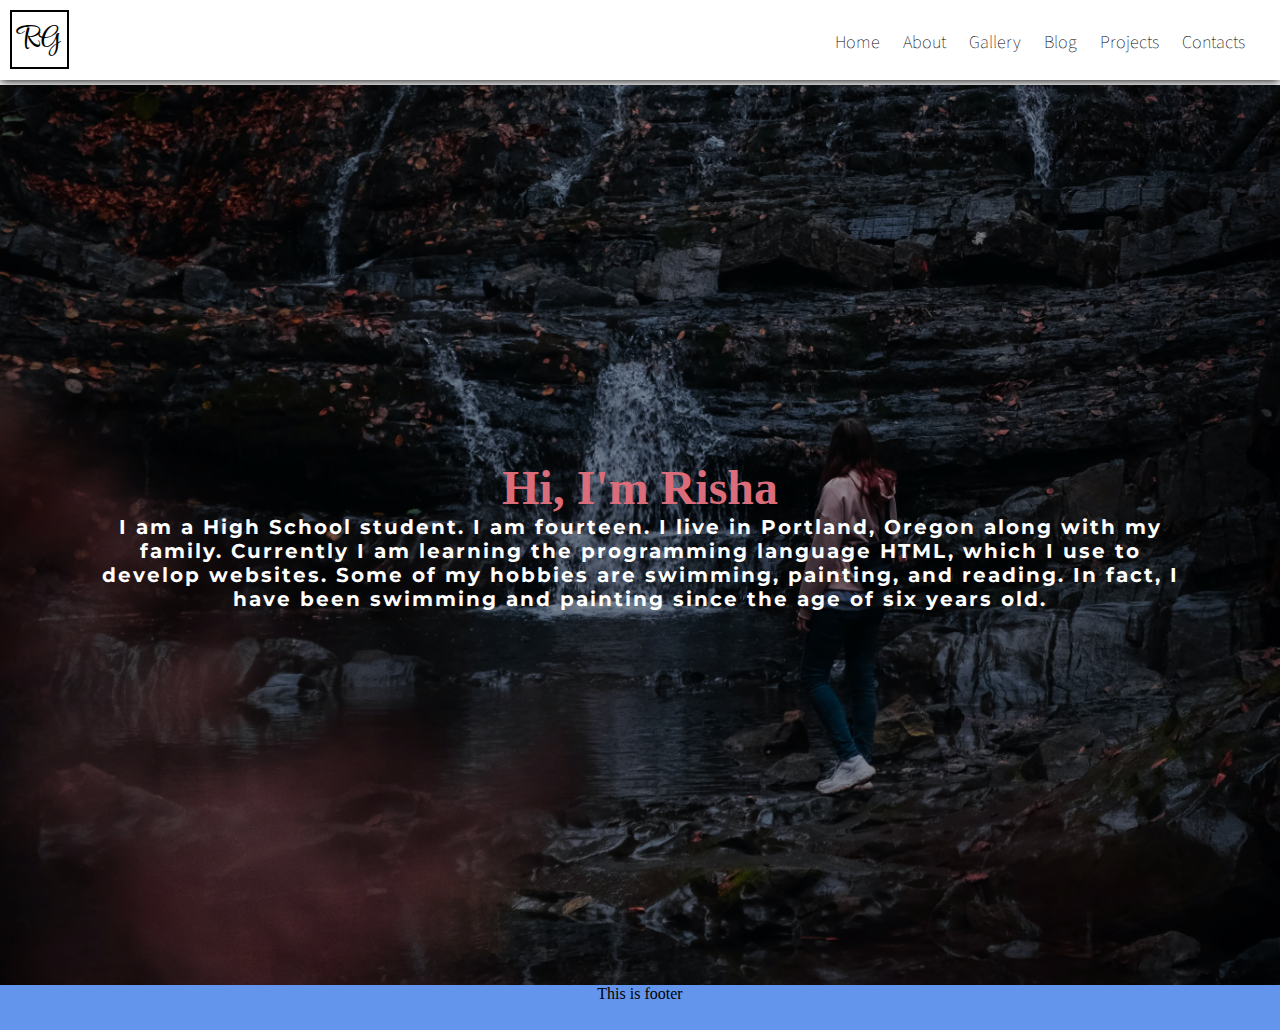
<file: index.html>
<!DOCTYPE html>
<html>
    <head>
        <title> Template </title>
        <link rel="stylesheet" href="./css/style.css">
        <link rel="stylesheet" href="./css/Home.css">
        <link rel="preconnect" href="https://fonts.googleapis.com">
        <link rel="preconnect" href="https://fonts.gstatic.com" crossorigin>
        <link href="https://fonts.googleapis.com/css2?family=Style+Script&display=swap" rel="stylesheet">
        <link href="https://fonts.googleapis.com/css2?family=Source+Sans+Pro:wght@200&display=swap" rel="stylesheet">
        <link href="https://fonts.googleapis.com/css2?family=Montserrat:wght@100&display=swap" rel="stylesheet">
    </head>
    <body>
        <header>
            <div id="logo">
                RG
            </div>
            <div id="menu">
                <ul>
                    <li><a href="/index.html">Home</a></li>
                    <li><a href="/html/About.html">About</a></li>
                    <li><a href="./html/Gallery.html">Gallery</a></li>
                    <li><a href="./html/Blog.html">Blog</a></li>
                    <li><a href="#">Projects</a></li>
                    <li><a href="#">Contacts</a></li>
                </ul>
            </div>
        </header>
        <main id="home_main">
            
            <div id="overlay">
                <div>
                    <h1>Hi, I'm Risha</h1>
                    <h2>I am a High School student. I am fourteen. I live in Portland, Oregon along with my family. Currently I am learning the programming language HTML, which I use to develop websites. Some of my hobbies are swimming, painting, and reading. In fact, I have been swimming and painting since the age of six years old.</h2>
                </div>
                
            </div>
            
        </main>
        <footer>
            This is footer
        </footer>
    </body>
</html>
</file>
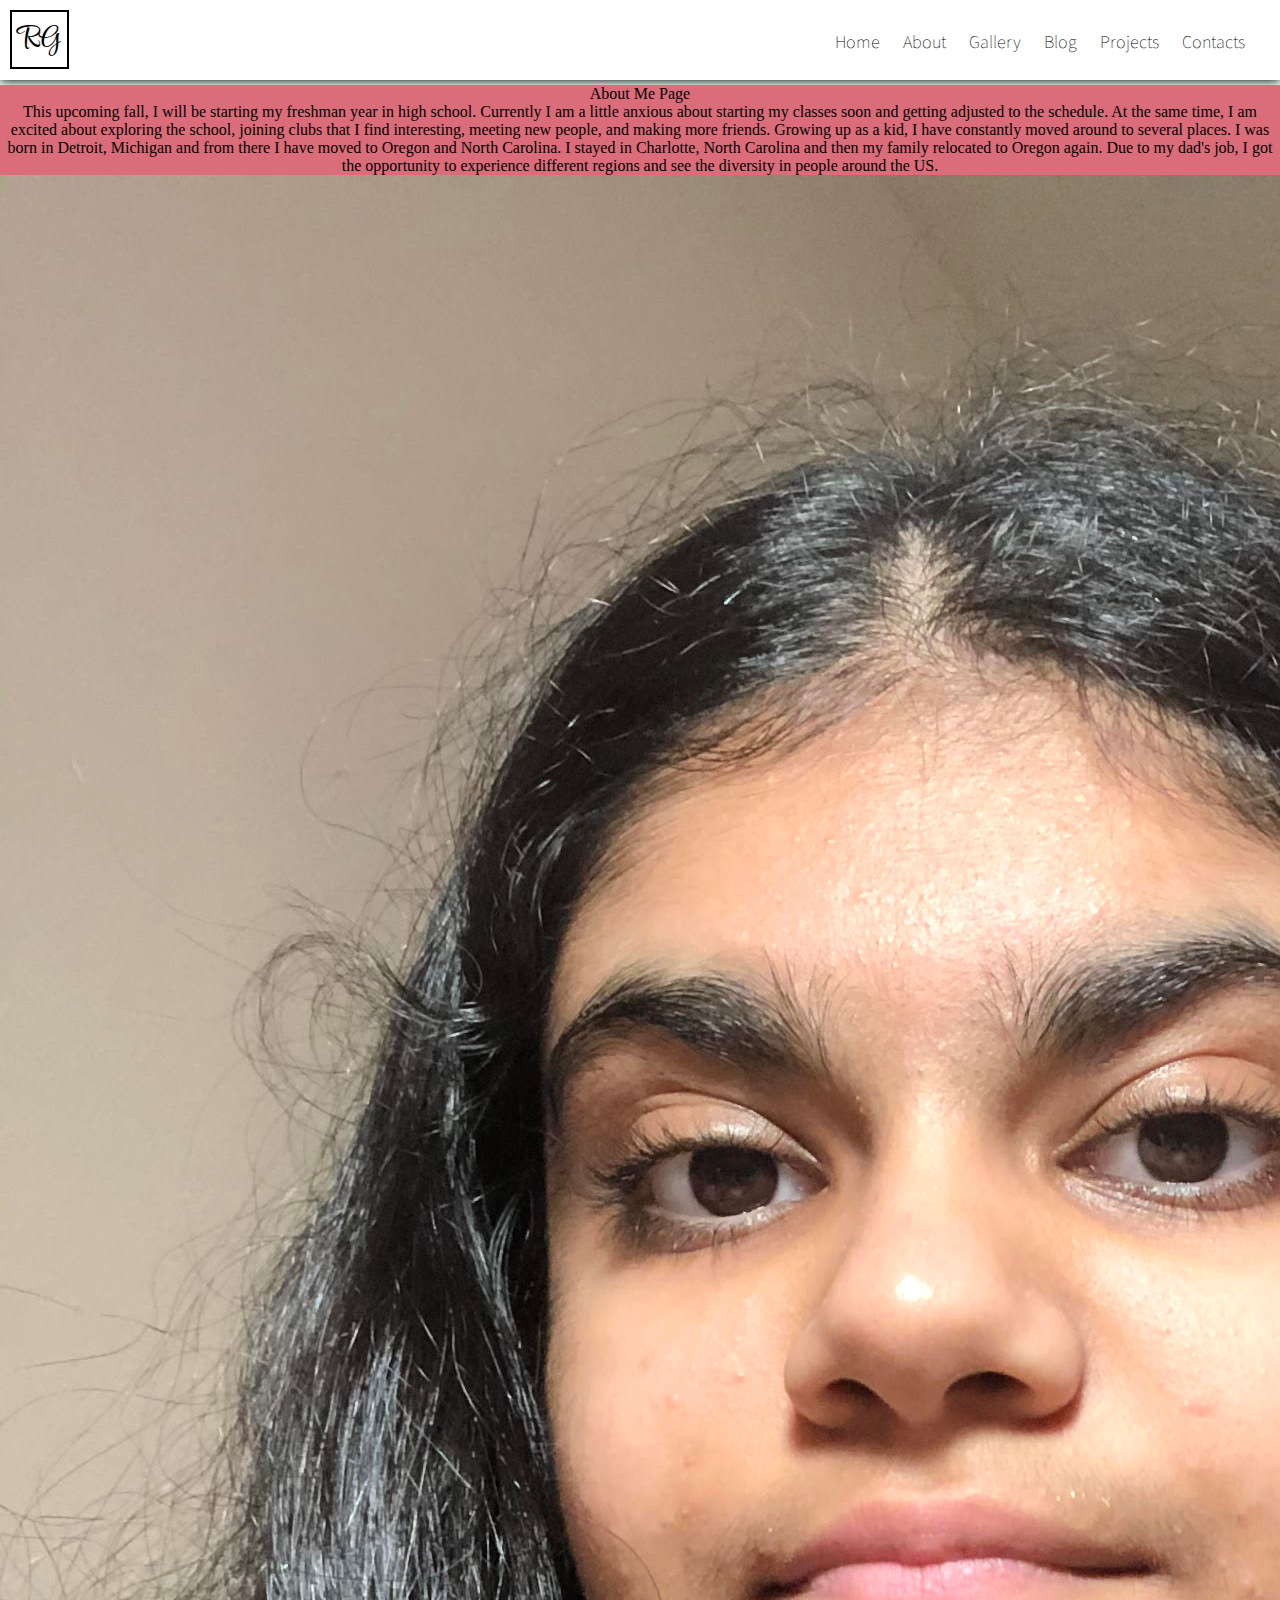
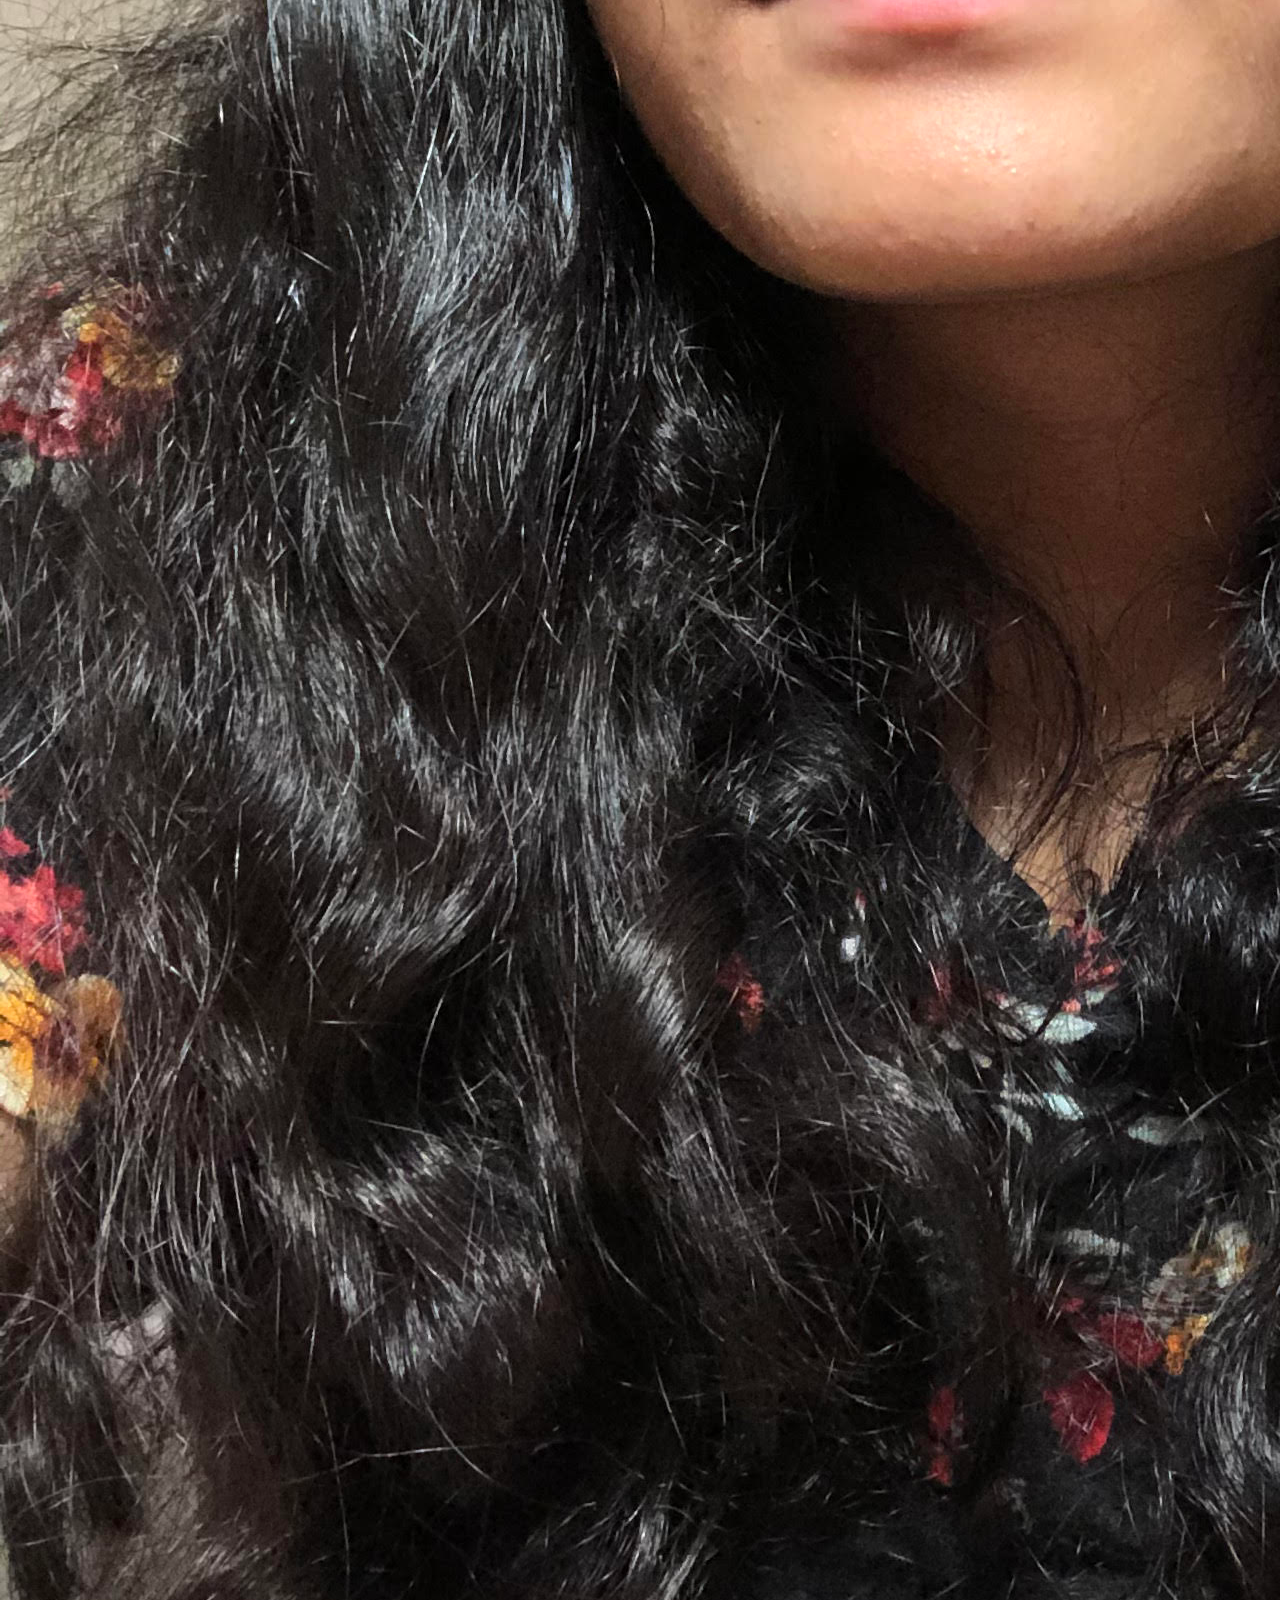
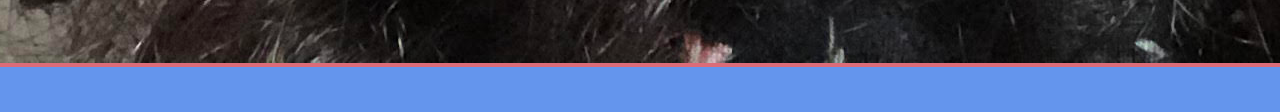
<file: html/About.html>
<!DOCTYPE html>
<html>
    <head>
        <title> Template </title>
        <link rel="stylesheet" href="/css/style.css">
        <link rel="stylesheet" href="/css/About.css">
        <link rel="preconnect" href="https://fonts.googleapis.com">
        <link rel="preconnect" href="https://fonts.gstatic.com" crossorigin>
        <link href="https://fonts.googleapis.com/css2?family=Style+Script&display=swap" rel="stylesheet">
        <link href="https://fonts.googleapis.com/css2?family=Source+Sans+Pro:wght@200&display=swap" rel="stylesheet">
    </head>
    <body>
        <header>
            <div id="logo">
                RG
            </div>
            <div id="menu">
                <ul>
                    <li><a href="/index.html">Home</a></li>
                    <li><a href="/html/About.html">About</a></li>
                    <li><a href="/html/Gallery.html">Gallery</a></li>
                    <li><a href="/html/Blog.html">Blog</a></li>
                    <li><a href="#">Projects</a></li>
                    <li><a href="#">Contacts</a></li>
                </ul>
            </div>
        </header>
        <main id="AboutMe_main">
            <section>
                About Me Page   
            </section>
            This upcoming fall, I will be starting my freshman year in high school. Currently I am a little anxious about starting my classes soon and getting adjusted to the schedule. At the same time, I am excited about exploring the school, joining clubs that I find interesting, meeting new people, and making more friends. Growing up as a kid, I have constantly moved around to several places. I was born in Detroit, Michigan and from there I have moved to Oregon and North Carolina. I stayed in Charlotte, North Carolina and then my family relocated to Oregon again. Due to my dad's job, I got the opportunity to experience different regions and see the diversity in people around the US.
            <div id="AboutMe_image">
            <img src="/Images/Web Design Picture .jpeg" alt="">
            </div>
            
            
        </main>
        
        <footer>
            
        </footer>
    </body>
</html>
</file>
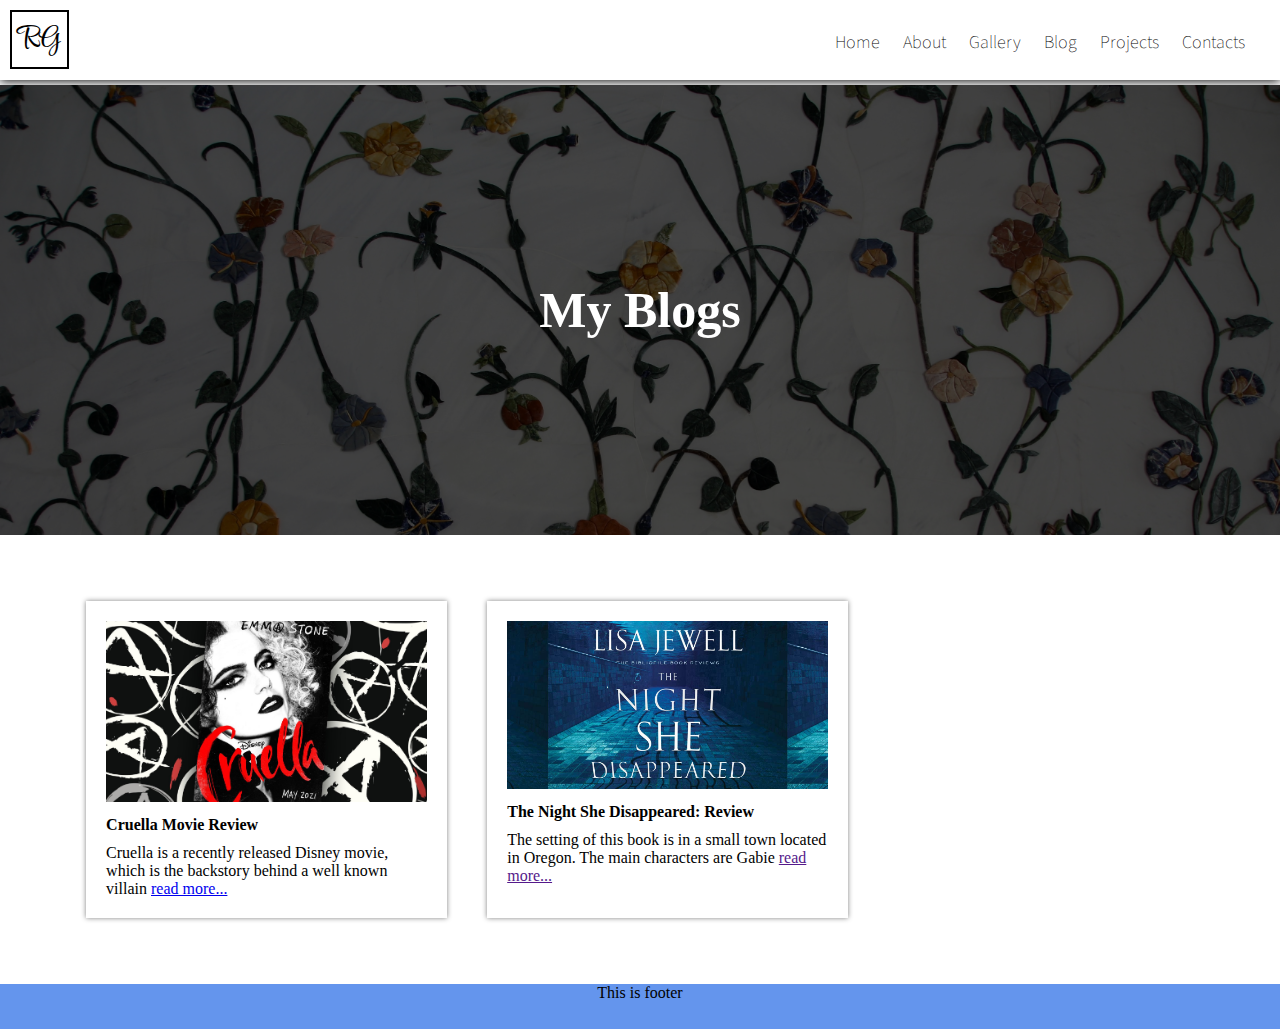
<file: html/Blog.html>
<!DOCTYPE html>
<html>
    <head>
        <title> Template </title>
        <link rel="stylesheet" href="/css/style.css">
        <link rel="stylesheet" href="/css/Blog.css">
        <link rel="preconnect" href="https://fonts.googleapis.com">
        <link rel="preconnect" href="https://fonts.gstatic.com" crossorigin>
        <link href="https://fonts.googleapis.com/css2?family=Style+Script&display=swap" rel="stylesheet">
        <link href="https://fonts.googleapis.com/css2?family=Source+Sans+Pro:wght@200&display=swap" rel="stylesheet">
    </head>
    <body>
        <header>
            <div id="logo">
                RG
            </div>
            <div id="menu">
                <ul>
                    <li><a href="/index.html">Home</a></li>
                    <li><a href="/html/About.html">About</a></li>
                    <li><a href="/html/Gallery.html">Gallery</a></li>
                    <li><a href="./Blog.html">Blog</a></li>
                    <li><a href="#">Projects</a></li>
                    <li><a href="#">Contacts</a></li>
                </ul>
            </div>
        </header>
        <main id="Blog_main">
            <section id="banner">
                <div id="overlay">
                    <h1>
                    My Blogs   
                    </h1>
                </div>
            </section>
            <section id="content">
                <table id="blog-container">
                    <tr>
                        <td id="blog-left">
                        
                                <div class="blog-post">
                                    <img src="/Images/Cruella.jpeg" alt="">
                                    <h4>Cruella Movie Review</h4>
                                    <p>Cruella is a recently released Disney movie, which is the backstory behind a well known villain <a href="./MovieReview.html">read more...</a></p>
                                    
                                </div>
                           
                            
                                <div class="blog-post">
                                    <img src="/Images/thenightshedisappearedsocial.jpeg" alt="">
                                    <h4>The Night She Disappeared: Review</h4>
                                    <p>The setting of this book is in a small town located in Oregon. The main characters are Gabie <a href="">read more...</a></p>
                                    
                                </div>
                           
                        </td>
                        <td id="blog-right"></td>
                    </tr>
                </table>
            </section>
        </main>
        <footer>
            This is footer
        </footer>
    </body>
</html>
</file>
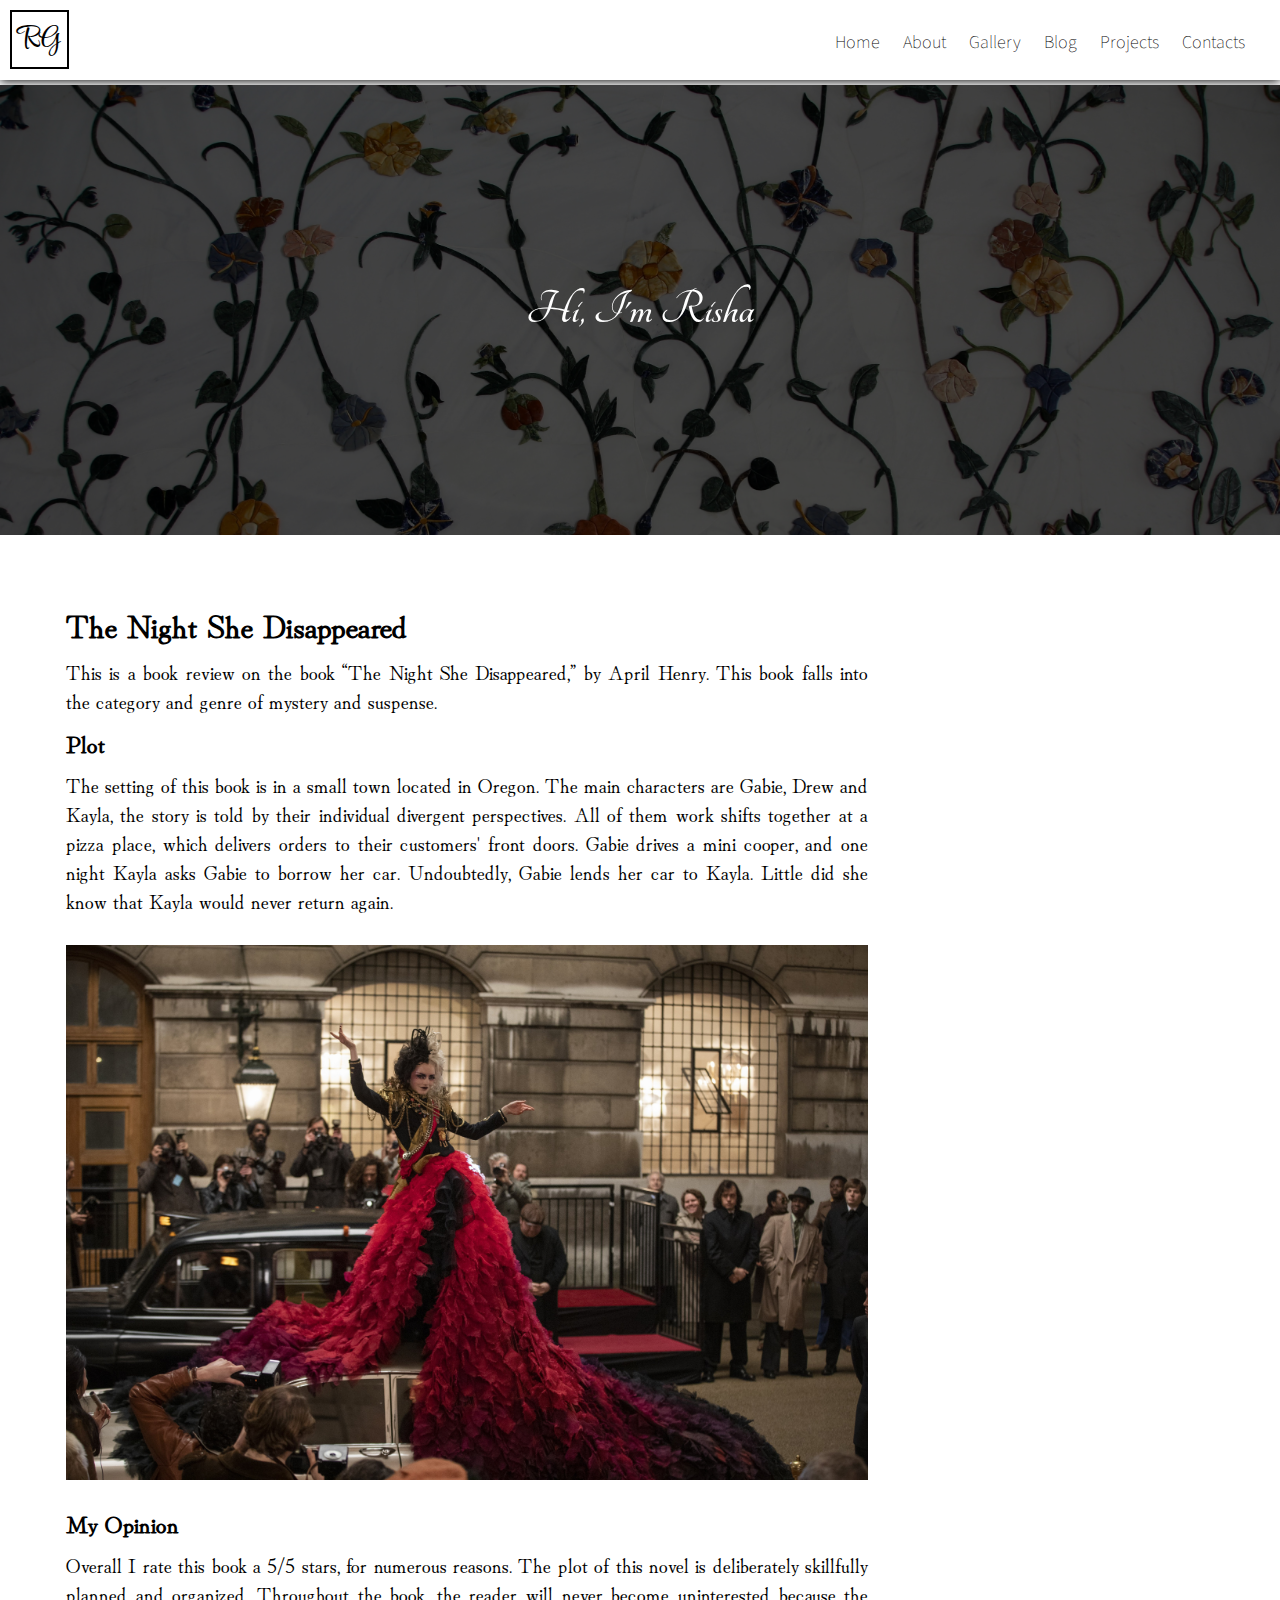
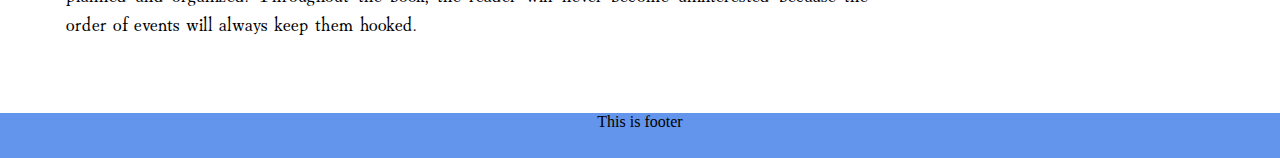
<file: html/BookReview.html>
<!DOCTYPE html>
<html>
    <head>
        <title> Template </title>
        <link rel="stylesheet" href="/css/style.css">
        <link rel="stylesheet" href="/css/Blog.css">
        <link rel="preconnect" href="https://fonts.googleapis.com">
        <link rel="preconnect" href="https://fonts.gstatic.com" crossorigin>
        <link href="https://fonts.googleapis.com/css2?family=Style+Script&display=swap" rel="stylesheet">
        <link href="https://fonts.googleapis.com/css2?family=Source+Sans+Pro:wght@200&display=swap" rel="stylesheet">
        <link href="https://fonts.googleapis.com/css2?family=Hina+Mincho&display=swap" rel="stylesheet">
        <link href="https://fonts.googleapis.com/css2?family=Tangerine:wght@700&display=swap" rel="stylesheet">
        
    </head>
    <body>
        <header>
            <div id="logo">
                RG
            </div>
            <div id="menu">
                <ul>
                    <li><a href="/index.html">Home</a></li>
                    <li><a href="/html/About.html">About</a></li>
                    <li><a href="/html/Gallery.html">Gallery</a></li>
                    <li><a href="./Blog.html">Blog</a></li>
                    <li><a href="#">Projects</a></li>
                    <li><a href="#">Contacts</a></li>
                </ul>
            </div>
        </header>
        <main id="Blog_main">
            <section id="banner">
                <div id="overlay">
                    <h4>
                    Hi, I'm Risha
                    </h4>
                </div>
            </section>
            <section id="content">
                <table id="blog-container">
                    <tr>
                        <td id="blog-left">
                        <div id="moviereview">
                            <h1>The Night She Disappeared</h1>
                            <p>This is a book review on the book “The Night She Disappeared,” by April Henry. This book falls into the category and genre of mystery and suspense.</p>
                            <h2>
                            Plot
                            </h2>
                            <p>
                                The setting of this book is in a small town located in Oregon. The main characters are Gabie, Drew and Kayla, the story is told by their individual divergent perspectives. All of them work shifts together at a pizza place, which delivers orders to their customers' front doors. Gabie drives a mini cooper, and one night Kayla asks Gabie to borrow her car. Undoubtedly, Gabie lends her car to Kayla. Little did she know that Kayla would never return again.
                            </p>
                            <img src="/Images/Cruella Plot Pic.jpeg" alt="">
                            <h2>
                             My Opinion
                            </h2>
                            <p>
                            Overall I rate this book a 5/5 stars, for numerous reasons. The plot of this novel is deliberately skillfully planned and organized. Throughout the book, the reader will never become uninterested because the order of events will always keep them hooked. 
                            </p>
                        </div>
                        </td>
                        <td id="blog-right"></td>
                    </tr>
                </table>
            </section>
        </main>
        <footer>
            This is footer
        </footer>
    </body>
</html>
</file>
<file: css/style.css>
*{
    margin: 0px;
    padding: 0px;
}
body{
    text-align: center;
}
header{
    margin-bottom: 5px;
    min-height: 45px;
    padding: 10px;
    box-shadow: 0px 1px 10px;
    display: flex;
    justify-content: space-between;

}
main{
    background-color: cadetblue;
    min-height: 700px;
}
footer{
    background-color: cornflowerblue;
    height: 45px;
}
#logo{
    font-family: 'Style Script', cursive;
    border: 2px solid;
    width: 45px;
    height: 45px;
    font-size: 30px;
    padding: 5px;
    display: inline-block;
}
#menu{
    /* border: 2px solid; */
    display: inline-block;  
    padding: 15px;
}
#menu ul{
    list-style: none;
    padding-top: 5px;
    font-family: 'Source Sans Pro', sans-serif;
}
#menu ul li{
    display:inline;
    padding: 0px 10px;
}
#menu a{
    color: black;
    text-decoration: none;
    font-size: 18px;
    font-weight: 100;
}
</file>
<file: css/Home.css>
#home_main{
    /* background-color: black; */
    background-image: url(/Images/HomePage.jpg);
    background-size: cover;
    background-position-y: center;
    color: white;
    height: 100vh;
    position: relative;
    width: 100vw;

}
h1{
    font-size: 48px;
    color:#DB6C79;
}
h2{
    font-size: 20px;
    letter-spacing: 2px;
    font-family: 'Montserrat', sans-serif;
}
#overlay{

    position: absolute;
    top: 0;
    left: 0;
    right: 0;
    bottom: 0;
    background-color:rgba(0, 0, 0, 0.4);
    display: grid;
    place-items: center;
    padding: 0px 100px;
    
}
</file>
<file: css/About.css>
#AboutMe_main{
    background-color:#DB6C79
} 
#AboutMe_Image{
    width: 10 px
    
}
</file>
<file: css/Blog.css>
#Blog_main{
    background-color: white !important;
}
#banner{
    height: 50vh;
    background-image: url(/Images/blogbanner.jpg);
    background-size: cover;
    display: grid;
    place-items: center;
    color: white;
    position: relative;
}
#banner h1{
    font-size: 50px;
    color: white;
}
#banner h4{
    font-family:'Tangerine', cursive;
    font-size: 50px;
}
#blog-container *{
    /* border: 2px solid; */
}
#blog-container{
    padding: 5%;
    width: 100%;
}
#blog-left{
    /* width: 100%; */
    display: flex;
    flex-direction: row;
    justify-content: space-around;
    text-align: left;
    color: black;

}
#blog-left #moviereview{
    width: 100%;
    text-align: justify;
}
#moviereview img{
    width: 100%;
    margin: 20px 0px;

}
#moviereview p{
    font-size: 20px;
    margin: 10px 0px;
}

#blog-right{
    width: 30%;
}
.blog-post{
    width: 40%;
    box-shadow: 0px 0px 5px gray;
    padding: 20px;
}
.blog-post img{
    width: 100%
}
.blog-post h4{
    margin: 10px 0px;
}
#overlay{

    position: absolute;
    top: 0;
    left: 0;
    right: 0;
    bottom: 0;
    background-color:rgba(0, 0, 0, 0.7);
    display: grid;
    place-items: center;
    padding: 0px 100px;
    
}
#moviereview{
    font-family: 'Hina Mincho', serif;
}
</file>
